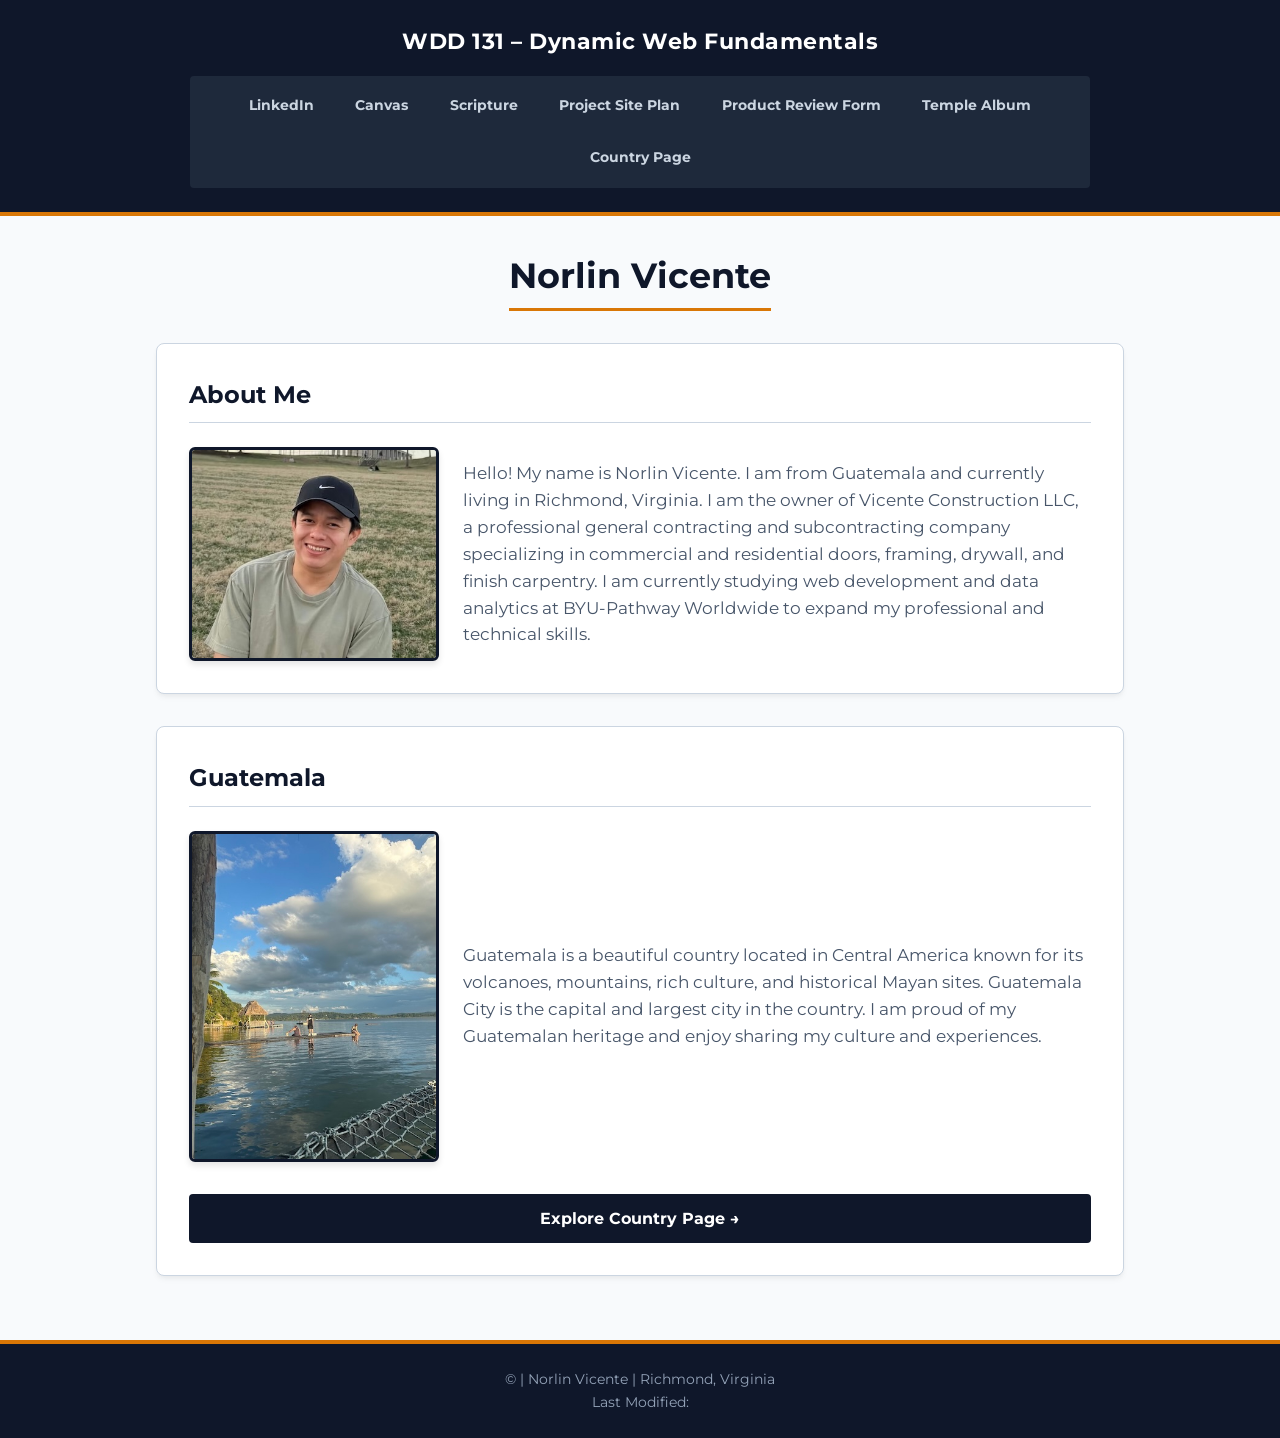
<file: index.html>
<!DOCTYPE html>
<html lang="en">

<head>
    <meta charset="UTF-8">
    <meta name="viewport" content="width=device-width, initial-scale=1.0">

    <title>WDD 131 – Dynamic Web Fundamentals – Norlin Vicente</title>

    <meta name="description"
        content="WDD 131 – Dynamic Web Fundamentals. Home page for Norlin Vicente featuring web development, Guatemala, construction, and data analytics interests.">

    <meta name="author" content="Norlin Vicente">

    <link rel="preconnect" href="https://fonts.googleapis.com">
    <link rel="preconnect" href="https://fonts.gstatic.com" crossorigin>
    <link
        href="https://fonts.googleapis.com/css2?family=Montserrat:wght@400;700&family=Roboto:wght@300;400&display=swap"
        rel="stylesheet">

    <link rel="stylesheet" href="styles/base.css">

    <script src="scripts/getdates.js" defer></script>
</head>

<body>

    <header>
        <span id="course-title">WDD 131 – Dynamic Web Fundamentals</span>

        <nav>
            <a href="https://www.linkedin.com/" target="_blank">LinkedIn</a>
            <a href="https://byupw.instructure.com/" target="_blank">Canvas</a>
            <a href="https://www.churchofjesuschrist.org/study/scriptures/bofm/1-ne/3?lang=eng&id=p7#p7"
                target="_blank">Scripture</a>
            <a href="project/siteplan.html">Project Site Plan</a>
            <a href="form.html">Product Review Form</a>
            <a href="temples.html">Temple Album</a>
            <a href="place.html" class="nav-country-link">Country Page</a>
        </nav>
    </header>

    <main>

        <h1>Norlin Vicente</h1>

        <section class="card">
            <h2>About Me</h2>
            <img src="images/profile.jpg" alt="Photo of Norlin Vicente">
            <p>
                Hello! My name is Norlin Vicente. I am from Guatemala and currently living in Richmond, Virginia.
                I am the owner of Vicente Construction LLC, a professional general contracting and subcontracting
                company specializing in commercial and residential doors, framing, drywall, and finish carpentry.
                I am currently studying web development and data analytics at BYU-Pathway Worldwide to expand my
                professional and technical skills.
            </p>
        </section>

        <section class="card">
            <h2>Guatemala</h2>
            <img src="images/guatemala.jpg" alt="Guatemala City">
            <p>
                Guatemala is a beautiful country located in Central America known for its volcanoes,
                mountains, rich culture, and historical Mayan sites. Guatemala City is the capital and largest city
                in the country. I am proud of my Guatemalan heritage and enjoy sharing my culture and experiences.
            </p>
            <a href="place.html" class="card-btn-link">Explore Country Page →</a>
        </section>

    </main>

    <footer>
        <p>&copy; <span id="year"></span> | Norlin Vicente | Richmond, Virginia</p>
        <p>Last Modified: <span id="lastModified"></span></p>
    </footer>

</body>

</html>
</file>
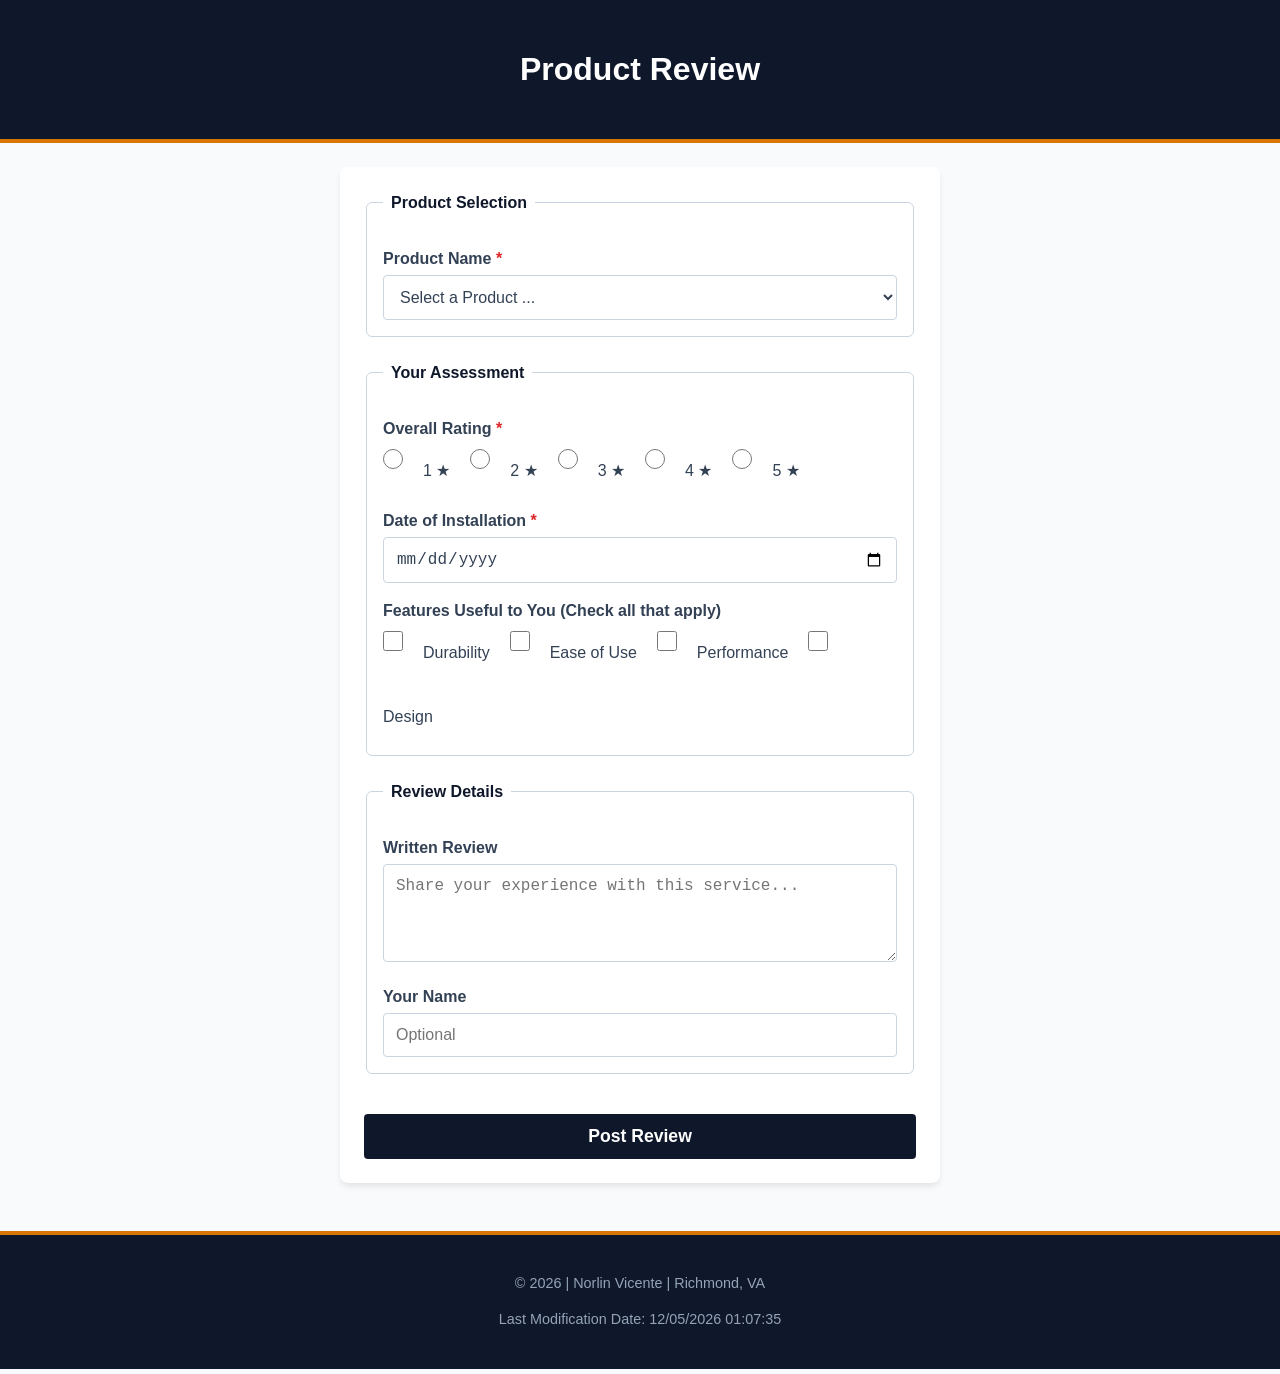
<file: form.html>
<!DOCTYPE html>
<html lang="en">

<head>
    <meta charset="UTF-8">
    <meta name="viewport" content="width=device-width, initial-scale=1.0">
    <title>Product Review Form</title>
    <meta name="description"
        content="Product Review Form for WDD131, dynamically loading construction services lists and utilizing localStorage to track submissions.">
    <meta name="author" content="Norlin Vicente">
    <link rel="stylesheet" href="styles/form.css">
    <script src="scripts/form.js" defer></script>
</head>

<body>
    <header>
        <h1>Product Review</h1>
    </header>
    <main>
        <form method="get" action="review.html">
            <fieldset>
                <legend>Product Selection</legend>
                <label for="productName">Product Name <span class="required">*</span></label>
                <select id="productName" name="productName" required>
                    <option value="" disabled selected>Select a Product ...</option>
                </select>
            </fieldset>

            <fieldset>
                <legend>Your Assessment</legend>
                <div class="rating-label">Overall Rating <span class="required">*</span></div>
                <div class="rating-container">
                    <input type="radio" name="rating" id="rating1" value="1" required>
                    <label for="rating1">1 ★</label>

                    <input type="radio" name="rating" id="rating2" value="2" required>
                    <label for="rating2">2 ★</label>

                    <input type="radio" name="rating" id="rating3" value="3" required>
                    <label for="rating3">3 ★</label>

                    <input type="radio" name="rating" id="rating4" value="4" required>
                    <label for="rating4">4 ★</label>

                    <input type="radio" name="rating" id="rating5" value="5" required>
                    <label for="rating5">5 ★</label>
                </div>

                <label for="installationDate">Date of Installation <span class="required">*</span></label>
                <input type="date" id="installationDate" name="installationDate" required>

                <div class="features-label">Features Useful to You (Check all that apply)</div>
                <div class="checkbox-container">
                    <input type="checkbox" name="features" id="feat-durability" value="durability">
                    <label for="feat-durability">Durability</label>

                    <input type="checkbox" name="features" id="feat-ease" value="easeOfUse">
                    <label for="feat-ease">Ease of Use</label>

                    <input type="checkbox" name="features" id="feat-performance" value="performance">
                    <label for="feat-performance">Performance</label>

                    <input type="checkbox" name="features" id="feat-design" value="design">
                    <label for="feat-design">Design</label>
                </div>
            </fieldset>

            <fieldset>
                <legend>Review Details</legend>
                <label for="writtenReview">Written Review</label>
                <textarea id="writtenReview" name="writtenReview" rows="4"
                    placeholder="Share your experience with this service..."></textarea>

                <label for="userName">Your Name</label>
                <input type="text" id="userName" name="userName" placeholder="Optional">
            </fieldset>

            <input type="submit" value="Post Review">
        </form>
    </main>
    <footer>
        <p>&copy; <span id="currentYear"></span> | Norlin Vicente | Richmond, VA</p>
        <p id="lastModified"></p>
    </footer>
</body>

</html>
</file>
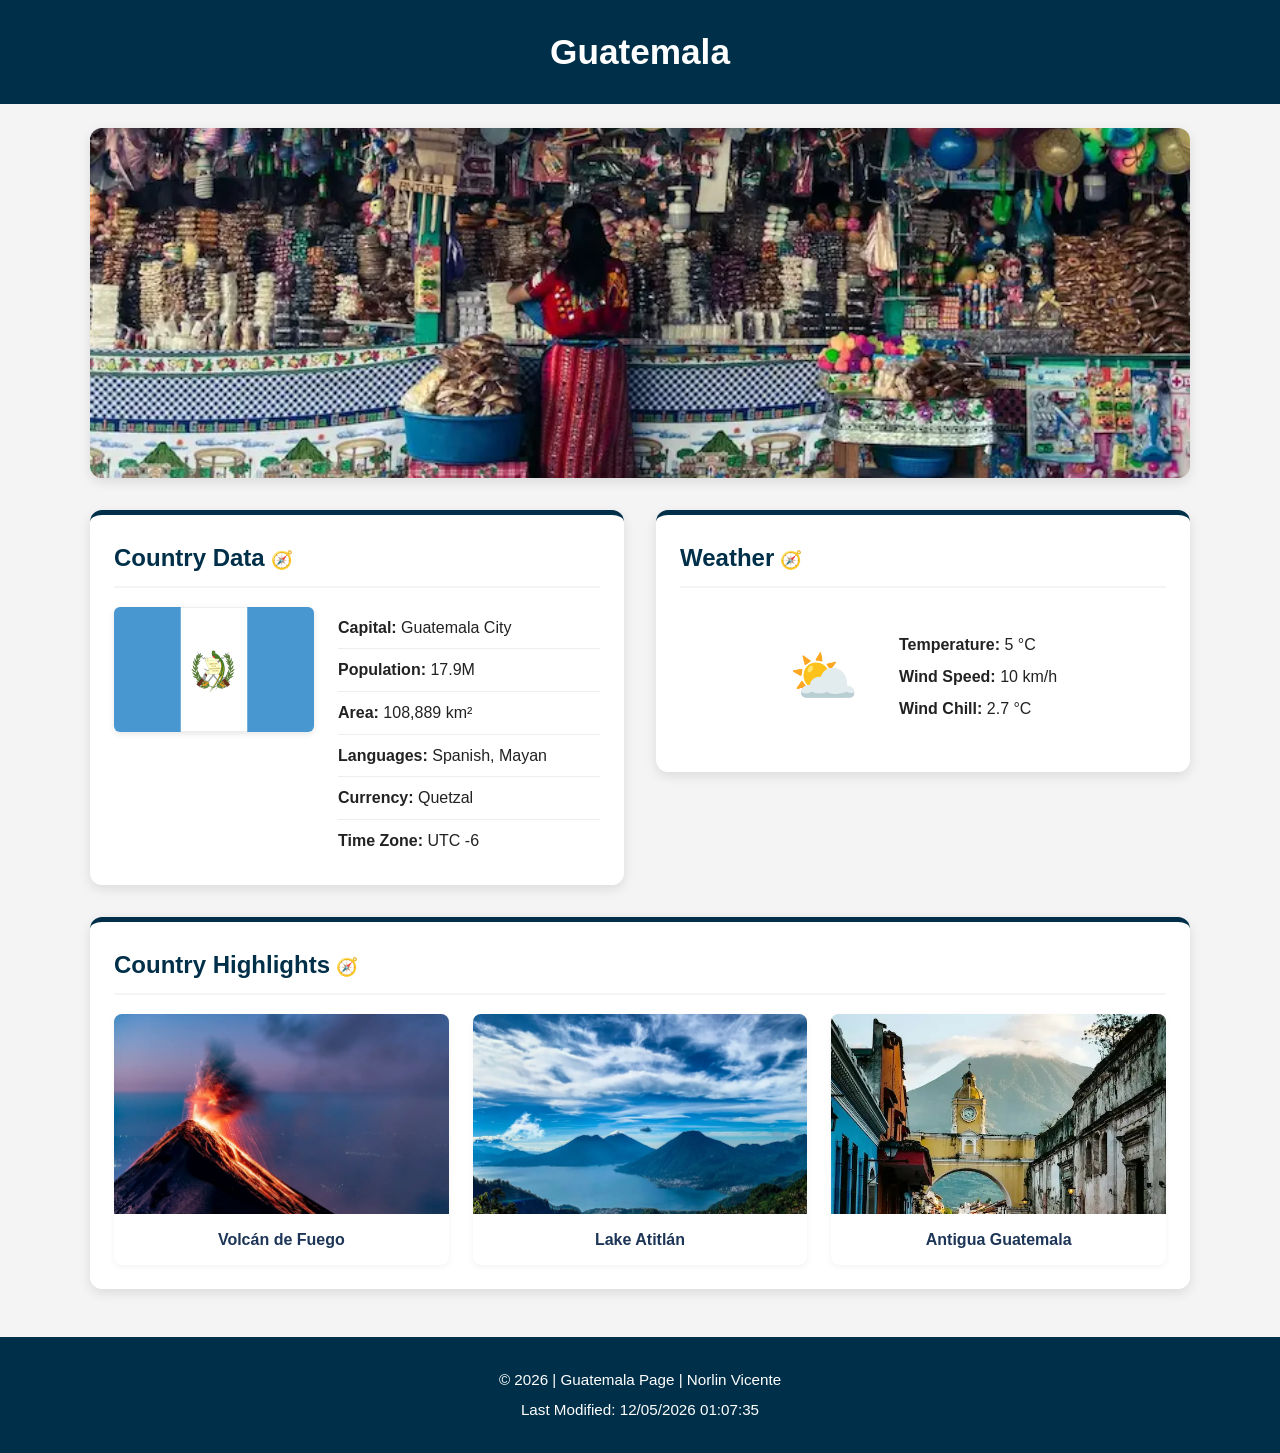
<file: place.html>
<!DOCTYPE html>
<html lang="en">

<head>
    <meta charset="UTF-8">
    <meta name="viewport" content="width=device-width, initial-scale=1.0">
    <title>Guatemala Country Page</title>

    <!-- Meta elements for total audit compliance -->
    <meta name="description"
        content="An informational country profile page for Guatemala, highlighting its capital, population, climate weather metrics, and scenic landmark galleries.">
    <meta name="author" content="Norlin Vicente">

    <link rel="stylesheet" href="styles/place.css">
    <link rel="stylesheet" href="styles/place-large.css">

    <script src="scripts/place.js" defer></script>
</head>

<body>

    <header>
        <h1>Guatemala</h1>
    </header>

    <main>

        <!-- HERO CONTAINER -->
        <div class="hero-container">
            <picture>
                <source srcset="images/guatemala-large.webp" media="(min-width: 768px)">
                <img src="images/guatemala-small.webp" alt="Guatemala landscape" class="hero-img">
            </picture>
        </div>

        <!-- LAYOUT GRID COLUMNS -->
        <div class="content-columns">

            <!-- DATA PANEL CARD -->
            <section class="card data-card">
                <h2>Country Data</h2>
                <div class="card-content">
                    <img src="images/flag-guatemala.webp" alt="Guatemala Flag" class="flag-img">
                    <ul>
                        <li><strong>Capital:</strong> Guatemala City</li>
                        <li><strong>Population:</strong> 17.9M</li>
                        <li><strong>Area:</strong> 108,889 km²</li>
                        <li><strong>Languages:</strong> Spanish, Mayan</li>
                        <li><strong>Currency:</strong> Quetzal</li>
                        <li><strong>Time Zone:</strong> UTC -6</li>
                    </ul>
                </div>
            </section>

            <!-- WEATHER PANEL CARD -->
            <section class="card weather-card">
                <h2>Weather</h2>
                <div class="card-content weather-layout">
                    <!-- Both icons added here with unique classes for responsive visibility control -->
                    <img src="images/weather.svg" alt="Weather icon" class="weather-icon-svg">
                    <span class="weather-icon-emoji">⛅</span>

                    <div class="weather-info">
                        <p><strong>Temperature:</strong> <span id="temp">5</span> °C</p>
                        <p><strong>Wind Speed:</strong> <span id="wind">10</span> km/h</p>
                        <p><strong>Wind Chill:</strong> <span id="windchill"></span></p>
                    </div>
                </div>
            </section>

        </div>

        <!-- HIGHLIGHTS BLOCK -->
        <section class="card gallery-card">
            <h2>Country Highlights</h2>
            <div class="gallery-grid">
                <figure class="gallery-item">
                    <img src="images/volcan-fuego.webp" alt="Volcan Fuego">
                    <figcaption>Volcán de Fuego</figcaption>
                </figure>
                <figure class="gallery-item">
                    <img src="images/lake-atitlan.webp" alt="Lake Atitlán">
                    <figcaption>Lake Atitlán</figcaption>
                </figure>
                <figure class="gallery-item">
                    <img src="images/antigua.webp" alt="Antigua Guatemala">
                    <figcaption>Antigua Guatemala</figcaption>
                </figure>
            </div>
        </section>

    </main>

    <footer>
        <p>&copy; <span id="year"></span> | Guatemala Page | Norlin Vicente</p>
        <p>Last Modified: <span id="lastModified"></span></p>
    </footer>

</body>

</html>
</file>
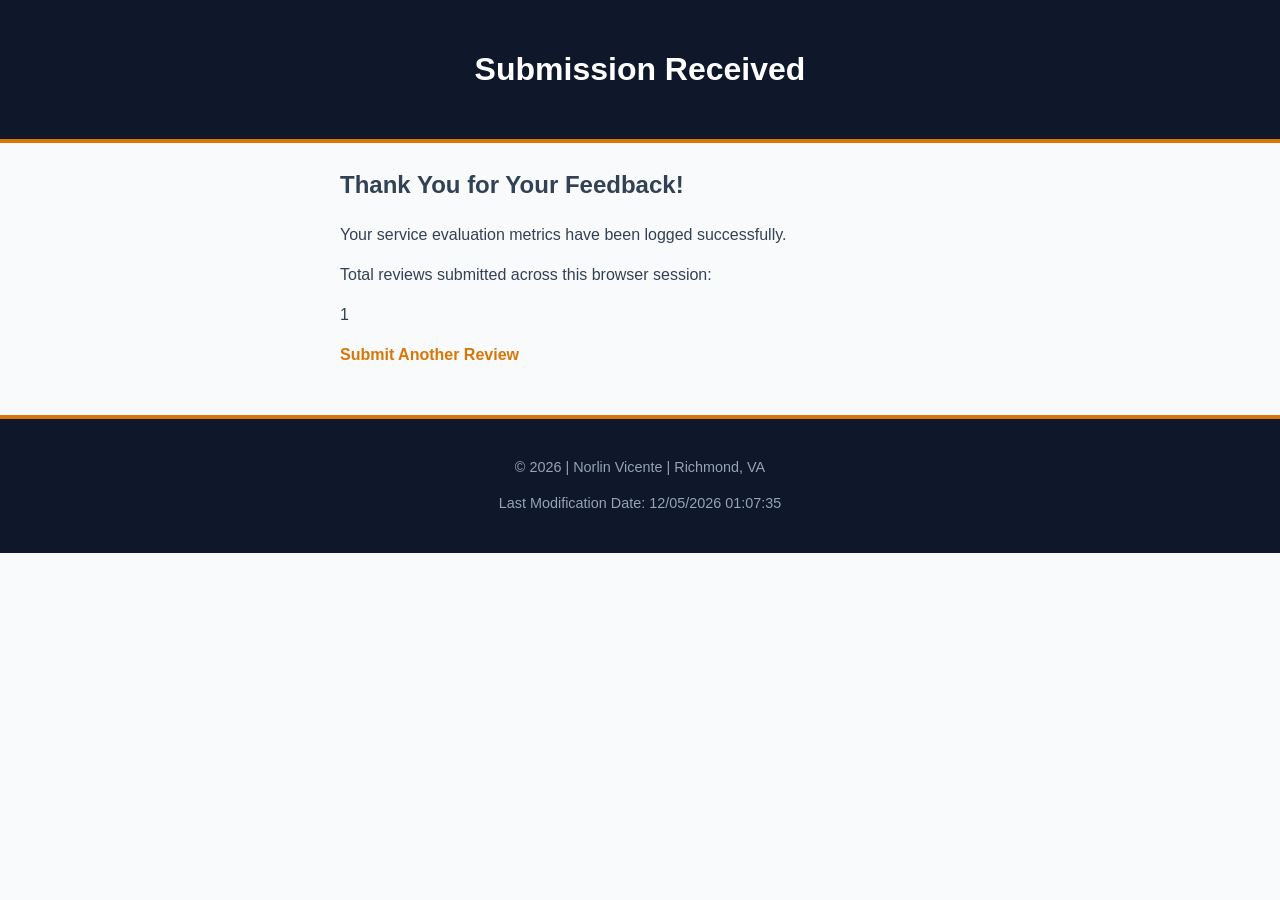
<file: review.html>
<!DOCTYPE html>
<html lang="en">

<head>
    <meta charset="UTF-8">
    <meta name="viewport" content="width=device-width, initial-scale=1.0">
    <title>Review Confirmation</title>
    <link rel="stylesheet" href="styles/form.css">
    <script>
        document.addEventListener("DOMContentLoaded", () => {
            let reviewCount = parseInt(localStorage.getItem("reviewCount")) || 0;
            reviewCount++;
            localStorage.setItem("reviewCount", reviewCount);

            const displaySpan = document.getElementById("countDisplay");
            if (displaySpan) {
                displaySpan.textContent = reviewCount;
            }

            document.getElementById("currentYear").textContent = new Date().getFullYear();
            document.getElementById("lastModified").textContent = `Last Modification Date: ${document.lastModified}`;
        });
    </script>
</head>

<body>
    <header>
        <h1>Submission Received</h1>
    </header>
    <main>
        <div class="counter-display">
            <h2>Thank You for Your Feedback!</h2>
            <p>Your service evaluation metrics have been logged successfully.</p>
            <p>Total reviews submitted across this browser session:</p>
            <div id="countDisplay" class="counter-number">0</div>
            <p><a href="form.html" style="color: var(--accent-color); font-weight: bold; text-decoration: none;">Submit
                    Another Review</a></p>
        </div>
    </main>
    <footer>
        <p>&copy; <span id="currentYear"></span> | Norlin Vicente | Richmond, VA</p>
        <p id="lastModified"></p>
    </footer>
</body>

</html>
</file>
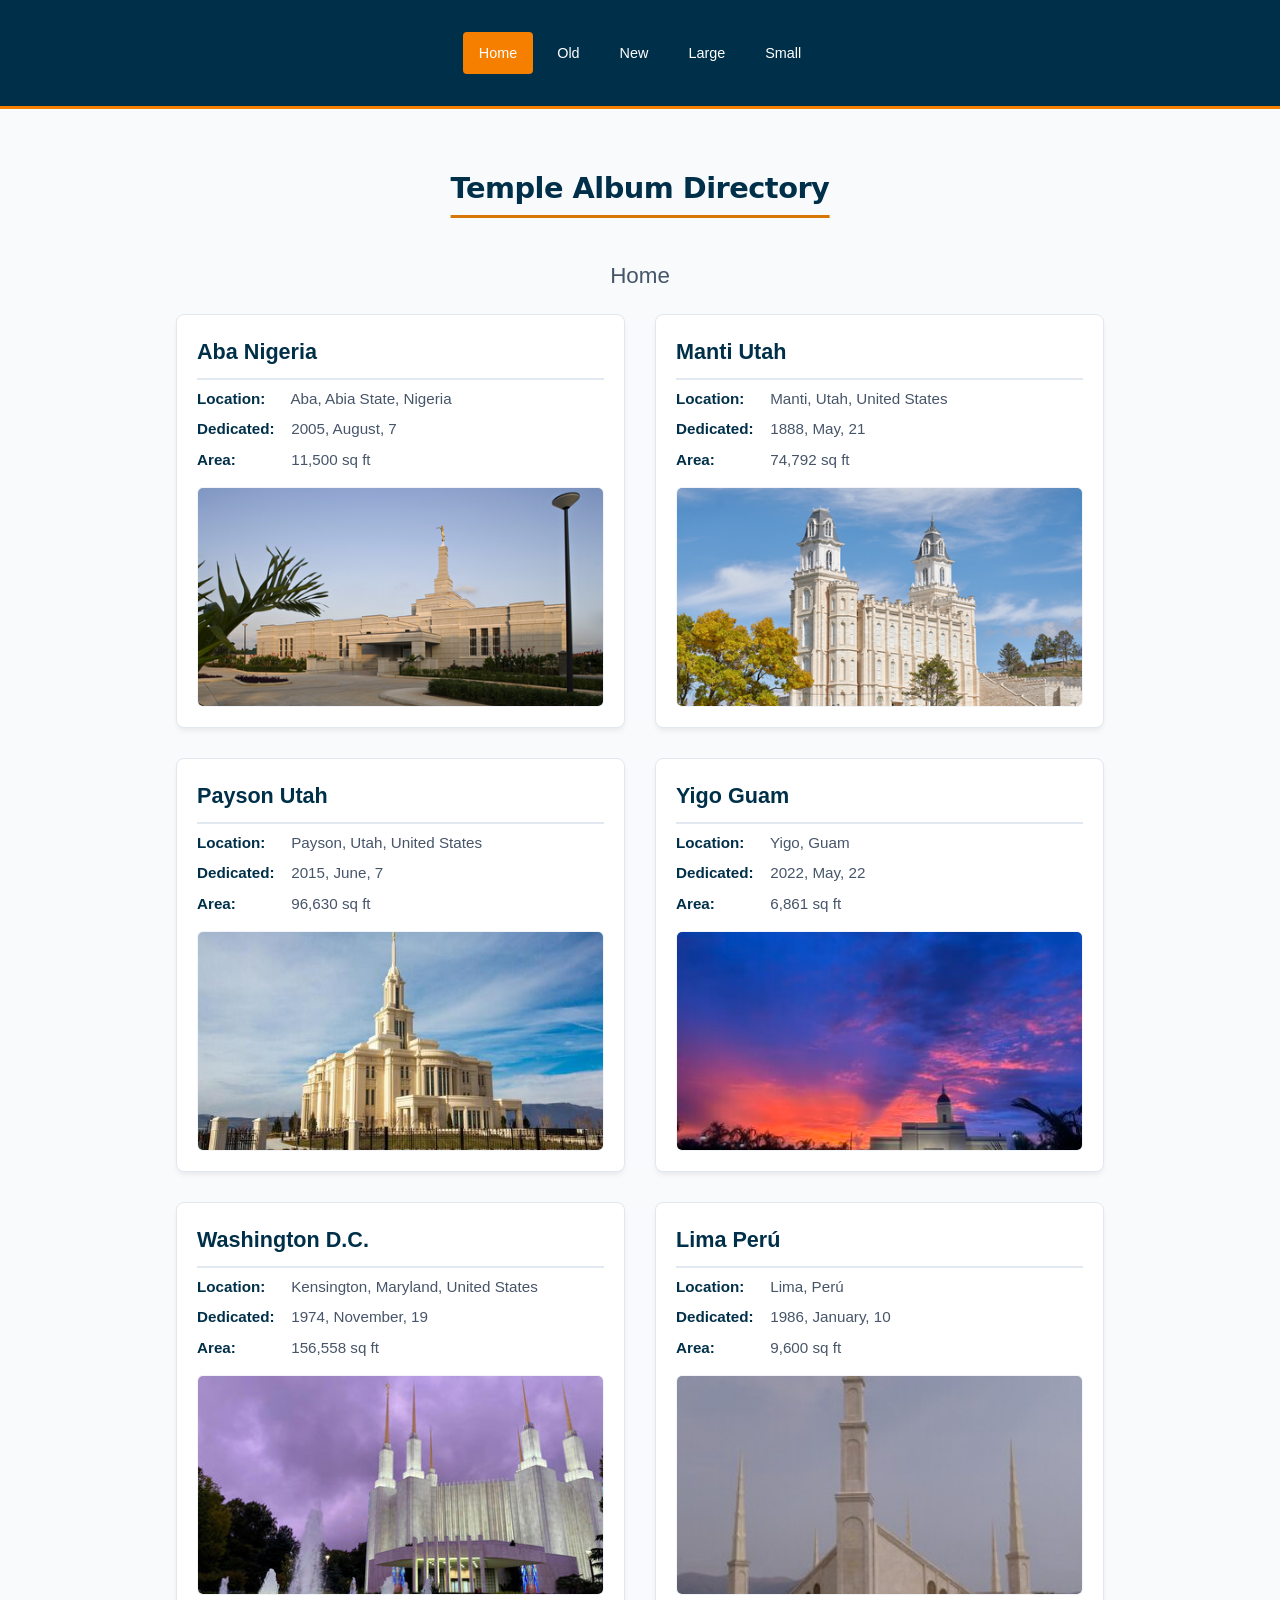
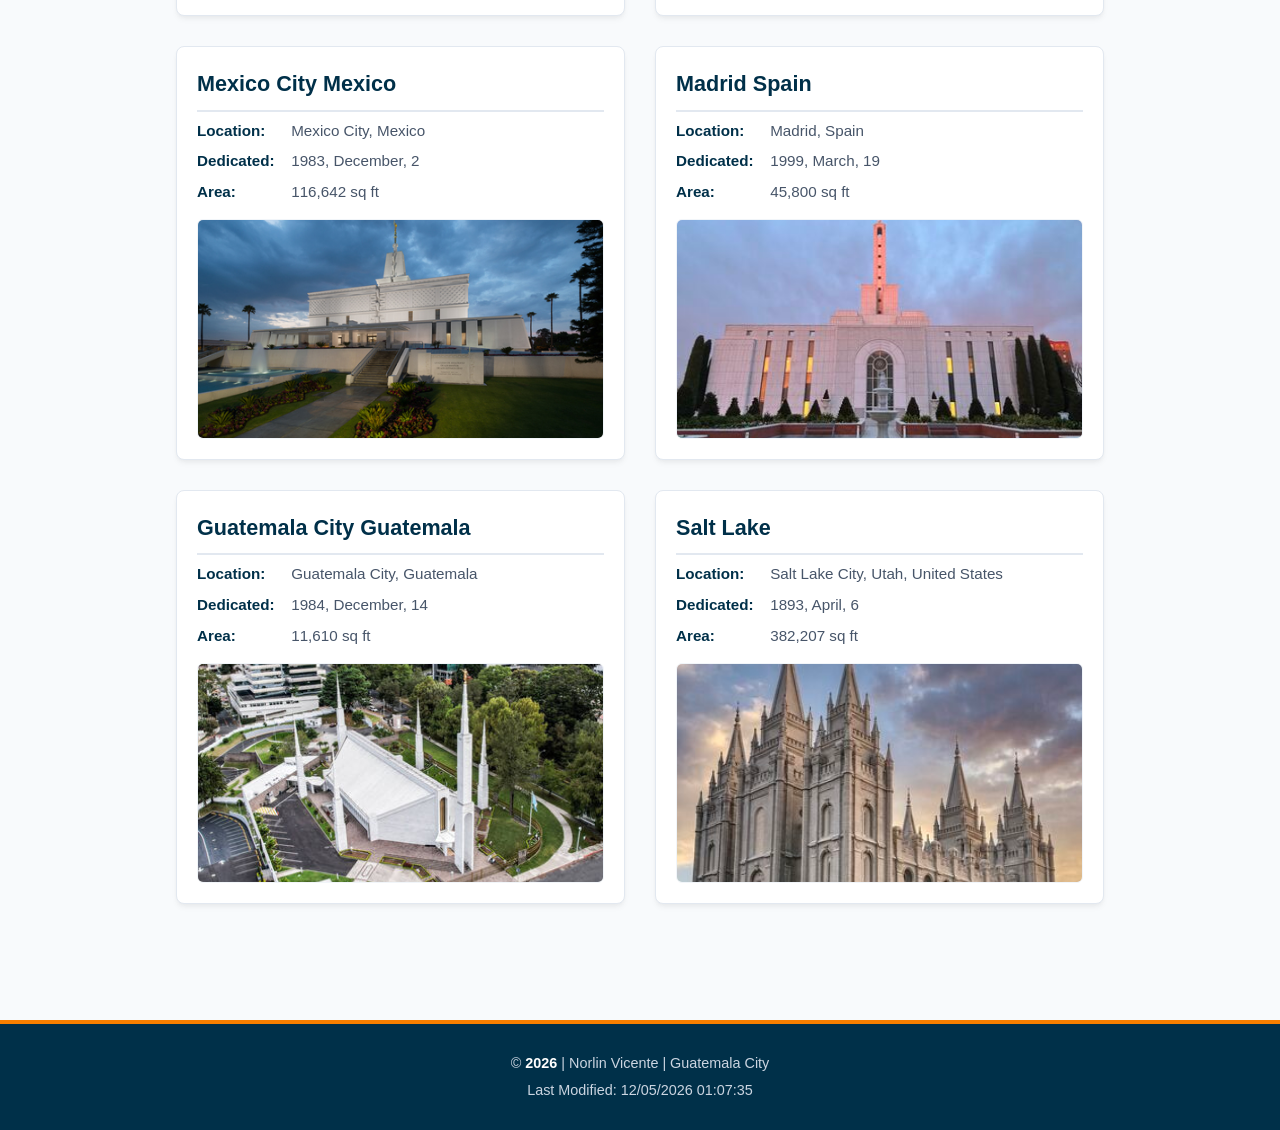
<file: temples.html>
<!DOCTYPE html>
<html lang="en">

<head>
    <meta charset="UTF-8">
    <meta name="viewport" content="width=device-width, initial-scale=1.0">
    <title>WDD 131 - Filtered Temple Gallery</title>
    <meta name="description"
        content="WDD 131 assignment featuring a professional temple gallery with responsive layouts, native lazy-loading images, and dynamic JavaScript filtering.">
    <meta name="author" content="Norlin Vicente">

    <link rel="stylesheet" href="styles/base.css">
    <link rel="stylesheet" href="styles/temples.css">
    <link rel="stylesheet" href="styles/temples-large.css">

    <script src="scripts/temples.js" defer></script>
</head>

<body>
    <header>
        <button id="menu" aria-label="Toggle Menu Navigation"></button>
        <nav>
            <a href="#" id="nav-home">Home</a>
            <a href="#" id="nav-old">Old</a>
            <a href="#" id="nav-new">New</a>
            <a href="#" id="nav-large">Large</a>
            <a href="#" id="nav-small">Small</a>
        </nav>
    </header>

    <main>
        <h1>Temple Album Directory</h1>
        <h2>Home</h2>

        <div class="gallery">
        </div>
    </main>

    <footer>
        <p>&copy; <span id="currentyear"></span> | Norlin Vicente | Guatemala City</p>
        <p id="lastModified"></p>
    </footer>
</body>

</html>
</file>
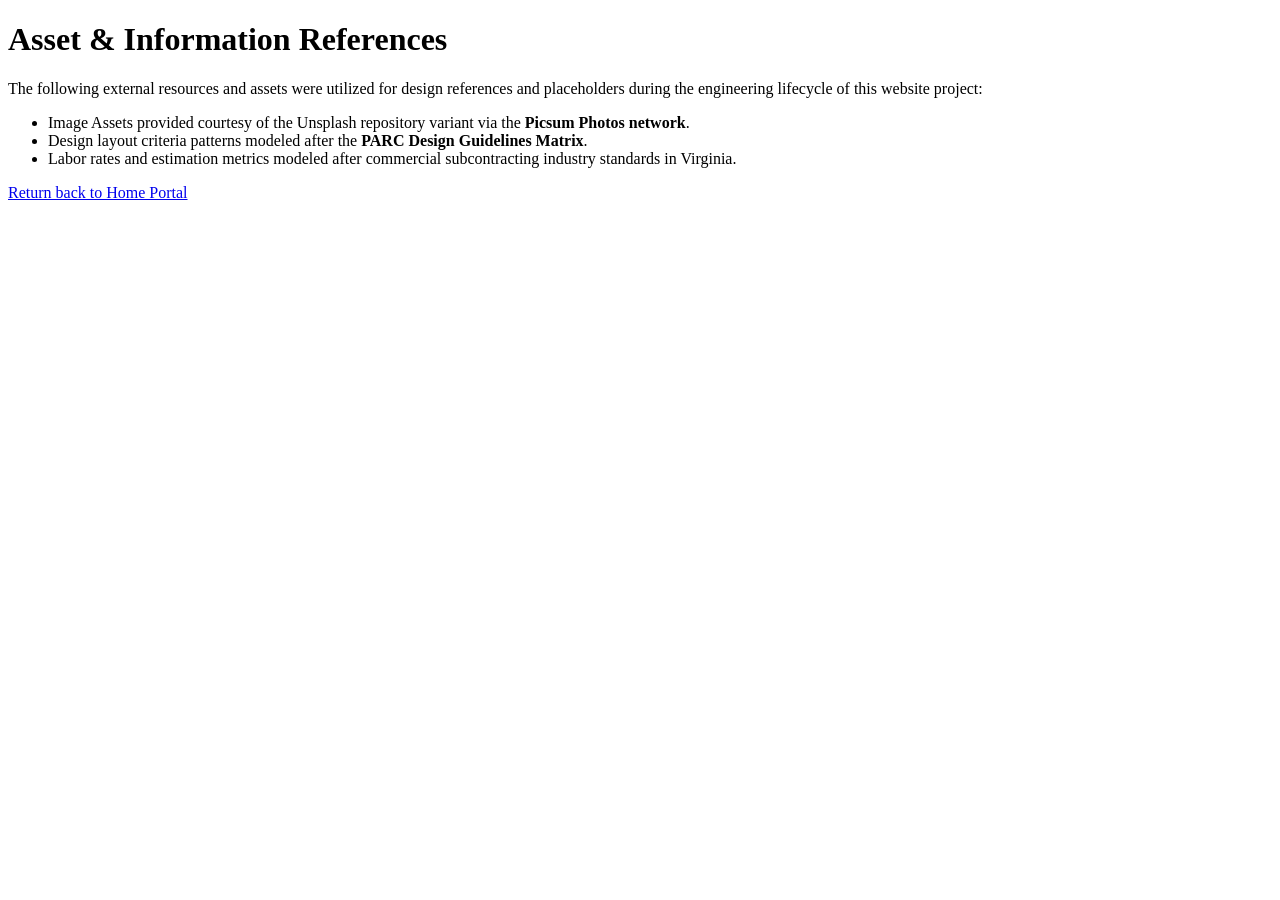
<file: project/references.html>
<!DOCTYPE html>
<html lang="en">

<head>
    <meta charset="UTF-8">
    <title>Asset Reference Registry</title>
</head>

<body>
    <h1>Asset & Information References</h1>
    <p>The following external resources and assets were utilized for design references and placeholders during the
        engineering lifecycle of this website project:</p>
    <ul>
        <li>Image Assets provided courtesy of the Unsplash repository variant via the <strong>Picsum Photos
                network</strong>.</li>
        <li>Design layout criteria patterns modeled after the <strong>PARC Design Guidelines Matrix</strong>.</li>
        <li>Labor rates and estimation metrics modeled after commercial subcontracting industry standards in Virginia.
        </li>
    </ul>
    <p><a href="index.html">Return back to Home Portal</a></p>
</body>

</html>
</file>
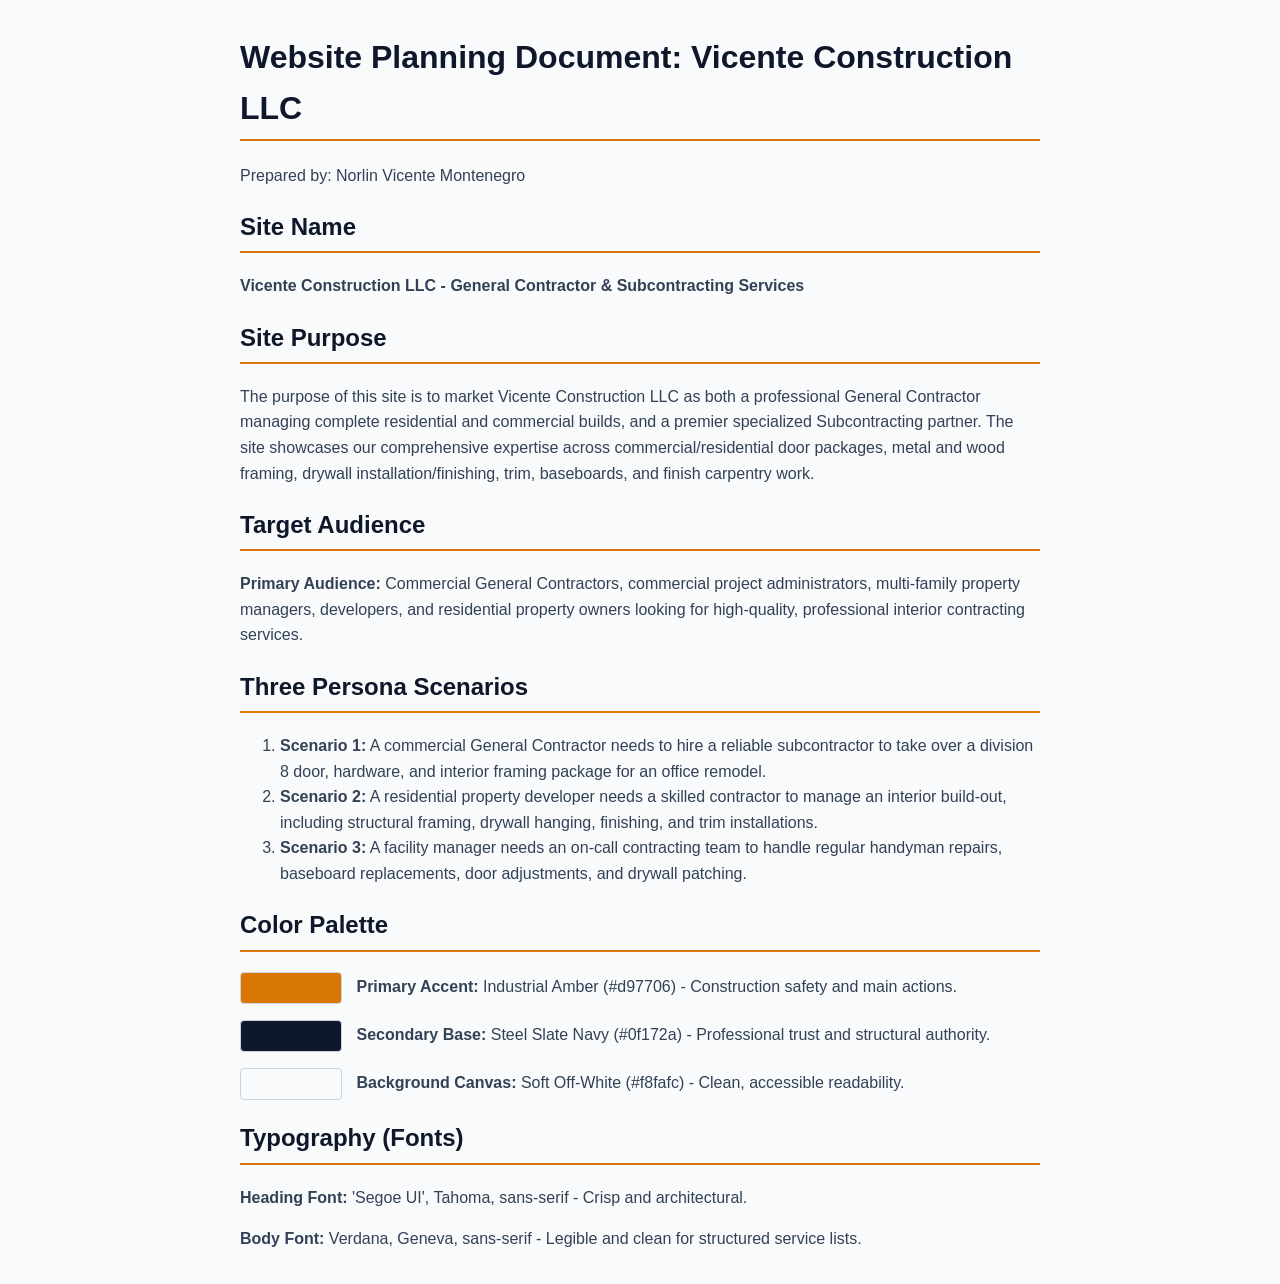
<file: project/siteplan.html>
<!DOCTYPE html>
<html lang="en">

<head>
    <meta charset="UTF-8">
    <meta name="viewport" content="width=device-width, initial-scale=1.0">
    <title>Website Plan - Vicente Construction LLC</title>
    <style>
        body {
            font-family: 'Segoe UI', Arial, sans-serif;
            line-height: 1.6;
            max-width: 800px;
            margin: 2rem auto;
            padding: 0 1rem;
            color: #334155;
            background-color: #f8fafc;
        }

        h1,
        h2 {
            color: #0f172a;
            border-bottom: 2px solid #d97706;
            padding-bottom: 0.3rem;
        }

        .color-box {
            display: inline-block;
            width: 100px;
            height: 30px;
            margin-right: 10px;
            border: 1px solid #cbd5e1;
            vertical-align: middle;
            border-radius: 4px;
        }
    </style>
</head>

<body>
    <header>
        <h1>Website Planning Document: Vicente Construction LLC</h1>
        <p>Prepared by: Norlin Vicente Montenegro</p>
    </header>
    <main>
        <section>
            <h2>Site Name</h2>
            <p><strong>Vicente Construction LLC - General Contractor &amp; Subcontracting Services</strong></p>
        </section>
        <section>
            <h2>Site Purpose</h2>
            <p>The purpose of this site is to market Vicente Construction LLC as both a professional General Contractor
                managing complete residential and commercial builds, and a premier specialized Subcontracting partner.
                The site showcases our comprehensive expertise across commercial/residential door packages, metal and
                wood framing, drywall installation/finishing, trim, baseboards, and finish carpentry work.</p>
        </section>
        <section>
            <h2>Target Audience</h2>
            <p><strong>Primary Audience:</strong> Commercial General Contractors, commercial project administrators,
                multi-family property managers, developers, and residential property owners looking for high-quality,
                professional interior contracting services.</p>
        </section>
        <section>
            <h2>Three Persona Scenarios</h2>
            <ol>
                <li><strong>Scenario 1:</strong> A commercial General Contractor needs to hire a reliable subcontractor
                    to take over a division 8 door, hardware, and interior framing package for an office remodel.</li>
                <li><strong>Scenario 2:</strong> A residential property developer needs a skilled contractor to manage
                    an interior build-out, including structural framing, drywall hanging, finishing, and trim
                    installations.</li>
                <li><strong>Scenario 3:</strong> A facility manager needs an on-call contracting team to handle regular
                    handyman repairs, baseboard replacements, door adjustments, and drywall patching.</li>
            </ol>
        </section>
        <section>
            <h2>Color Palette</h2>
            <p>
            <div class="color-box" style="background-color: #d97706;"></div> <strong>Primary Accent:</strong> Industrial
            Amber (#d97706) - Construction safety and main actions.</p>
            <p>
            <div class="color-box" style="background-color: #0f172a;"></div> <strong>Secondary Base:</strong> Steel
            Slate Navy (#0f172a) - Professional trust and structural authority.</p>
            <p>
            <div class="color-box" style="background-color: #f8fafc;"></div> <strong>Background Canvas:</strong> Soft
            Off-White (#f8fafc) - Clean, accessible readability.</p>
        </section>
        <section>
            <h2>Typography (Fonts)</h2>
            <p><strong>Heading Font:</strong> 'Segoe UI', Tahoma, sans-serif - Crisp and architectural.</p>
            <p><strong>Body Font:</strong> Verdana, Geneva, sans-serif - Legible and clean for structured service lists.
            </p>
        </section>
    </main>
</body>

</html>
</file>
<file: styles/base.css>
/* DESIGN SYSTEM VARIABLES */
:root {
    --primary-color: #0f172a;
    /* Deep Steel Navy */
    --accent-color: #d97706;
    /* Construction Amber */
    --text-color: #334155;
    /* Slate Charcoal */
    --bg-color: #f8fafc;
    /* Soft Canvas White */
    --card-bg: #ffffff;
    /* Clean White Panels */
    --border-color: #cbd5e1;
    /* Subtle Gray Borders */
}

/* Base Document Resets */
* {
    box-sizing: border-box;
    margin: 0;
    padding: 0;
}

body {
    font-family: 'Montserrat', 'Roboto', sans-serif;
    background-color: var(--bg-color);
    color: var(--text-color);
    line-height: 1.6;
    display: flex;
    flex-direction: column;
    min-height: 100vh;
}

/* Header & Navigation Bar Styling */
header {
    background-color: var(--primary-color);
    color: #ffffff;
    padding: 1.5rem 1rem;
    text-align: center;
    border-bottom: 4px solid var(--accent-color);
}

#course-title {
    font-size: 1.4rem;
    font-weight: 700;
    display: block;
    margin-bottom: 1rem;
    letter-spacing: 0.5px;
}

nav {
    display: flex;
    justify-content: center;
    flex-wrap: wrap;
    gap: 1rem;
    background-color: #1e293b;
    padding: 0.75rem 1rem;
    border-radius: 4px;
    max-width: 900px;
    margin: 0 auto;
}

nav a {
    color: #cbd5e1;
    text-decoration: none;
    font-weight: 700;
    font-size: 0.9rem;
    padding: 0.4rem 0.8rem;
    border-radius: 4px;
    transition: all 0.2s ease-in-out;
}

nav a:hover {
    color: #ffffff;
    background-color: var(--accent-color);
}

/* Main Content Grid Layout */
main {
    flex: 1;
    max-width: 1000px;
    margin: 2rem auto;
    padding: 0 1rem;
    width: 100%;
}

main h1 {
    text-align: center;
    color: var(--primary-color);
    margin-bottom: 2rem;
    font-size: 2.2rem;
    border-bottom: 3px solid var(--accent-color);
    display: inline-block;
    left: 50%;
    transform: translateX(-50%);
    position: relative;
    padding-bottom: 0.25rem;
}

/* Card Component Layouts */
.card {
    background-color: var(--card-bg);
    border: 1px solid var(--border-color);
    border-radius: 8px;
    padding: 2rem;
    margin-bottom: 2rem;
    box-shadow: 0 4px 6px -1px rgba(0, 0, 0, 0.05), 0 2px 4px -1px rgba(0, 0, 0, 0.03);
    display: grid;
    grid-template-columns: 1fr;
    gap: 1.5rem;
    align-items: center;
}

/* Desktop Responsive View (Side-by-Side Image and Text) */
@media (min-width: 700px) {
    .card {
        grid-template-columns: 250px 1fr;
    }
}

.card h2 {
    color: var(--primary-color);
    grid-column: 1 / -1;
    font-size: 1.5rem;
    border-bottom: 1px solid var(--border-color);
    padding-bottom: 0.5rem;
}

.card img {
    width: 100%;
    max-width: 250px;
    height: auto;
    border-radius: 6px;
    border: 3px solid var(--primary-color);
    justify-self: center;
    box-shadow: 0 4px 6px rgba(0, 0, 0, 0.1);
}

.card p {
    font-size: 1.05rem;
    color: #475569;
}

.card-btn-link {
    grid-column: 1 / -1;
    display: inline-block;
    background-color: var(--primary-color);
    color: white;
    text-decoration: none;
    padding: 0.75rem 1.5rem;
    border-radius: 4px;
    font-weight: 700;
    text-align: center;
    transition: background-color 0.2s;
    margin-top: 0.5rem;
}

.card-btn-link:hover {
    background-color: var(--accent-color);
}

/* Footer Section */
footer {
    background-color: var(--primary-color);
    color: #94a3b8;
    text-align: center;
    padding: 1.5rem 1rem;
    margin-top: auto;
    font-size: 0.9rem;
    border-top: 4px solid var(--accent-color);
}

footer span {
    color: #ffffff;
    font-weight: bold;
}
</file>
<file: styles/form.css>
:root {
    --primary-color: #0f172a;
    --accent-color: #d97706;
    --bg-color: #f8fafc;
    --text-color: #334155;
    --border-color: #cbd5e1;
    --white-color: #ffffff;
    --required-color: #dc2626;
    --footer-text: #94a3b8;
    --hover-color: #b45309;
}

body {
    font-family: 'Segoe UI', Tahoma, Geneva, Verdana, sans-serif;
    background-color: var(--bg-color);
    color: var(--text-color);
    margin: 0;
    padding: 0;
    line-height: 1.5;
}

header {
    background-color: var(--primary-color);
    color: var(--white-color);
    text-align: center;
    padding: 1.5rem 0;
    border-bottom: 4px solid var(--accent-color);
}

main {
    max-width: 600px;
    margin: 1.5rem auto;
    padding: 0 1rem;
}

form {
    background: var(--white-color);
    padding: 1.5rem;
    border-radius: 8px;
    box-shadow: 0 4px 6px -1px rgba(0, 0, 0, 0.1);
}

fieldset {
    border: 1px solid var(--border-color);
    border-radius: 6px;
    margin-bottom: 1.5rem;
    padding: 1rem;
}

legend {
    font-weight: bold;
    color: var(--primary-color);
    padding: 0 0.5rem;
}

label,
.rating-label,
.features-label {
    display: block;
    margin-top: 1rem;
    font-weight: 600;
}

.required {
    color: var(--required-color);
}

input[type="text"],
input[type="date"],
select,
textarea {
    width: 100%;
    padding: 0.75rem;
    margin-top: 0.25rem;
    border: 1px solid var(--border-color);
    border-radius: 4px;
    box-sizing: border-box;
    font-size: 1rem;
    color: var(--text-color);
    background-color: var(--white-color);
}

.rating-container,
.checkbox-container {
    display: flex;
    flex-direction: column;
    gap: 0.5rem;
    margin-top: 0.5rem;
}

.rating-container label,
.checkbox-container label {
    display: inline-flex;
    align-items: center;
    gap: 0.5rem;
    margin-top: 0;
    font-weight: normal;
    cursor: pointer;
    min-height: 44px;
}

input[type="radio"],
input[type="checkbox"] {
    width: 20px;
    height: 20px;
    margin: 0;
    cursor: pointer;
}

input[type="submit"] {
    background-color: var(--primary-color);
    color: var(--white-color);
    border: none;
    padding: 0.75rem 1.5rem;
    font-size: 1.1rem;
    font-weight: bold;
    border-radius: 4px;
    cursor: pointer;
    width: 100%;
    margin-top: 1rem;
    transition: background-color 0.2s;
}

input[type="submit"]:hover {
    background-color: var(--accent-color);
}

footer {
    text-align: center;
    padding: 1.5rem;
    background-color: var(--primary-color);
    color: var(--footer-text);
    margin-top: 3rem;
    font-size: 0.9rem;
    border-top: 4px solid var(--accent-color);
}

/* RESPONSIVE MEDIA QUERY SUBMISSION COMPLIANCE */
@media (min-width: 480px) {

    .rating-container,
    .checkbox-container {
        flex-direction: row;
        flex-wrap: wrap;
        gap: 1.25rem;
    }
}
</file>
<file: styles/place.css>
/* PALETTE AND STRUCTURAL VARIABLES */
:root {
    --primary: #003049;
    --secondary: #ffffff;
    --accent: #1d3557;
    --bg-light: #f4f4f4;
    --text-dark: #222222;
    --shadow: 0 4px 12px rgba(0, 0, 0, 0.1);
}

/* GENERAL RESETS */
body {
    margin: 0;
    font-family: "Roboto", Arial, sans-serif;
    background-color: var(--bg-light);
    color: var(--text-dark);
    line-height: 1.6;
}

header {
    background-color: var(--primary);
    color: var(--secondary);
    text-align: center;
    padding: 1.5rem 1rem;
}

header h1 {
    margin: 0;
    font-family: "Montserrat", sans-serif;
    font-size: 2.2rem;
}

main {
    max-width: 1100px;
    margin: 1.5rem auto;
    padding: 0 1rem;
    display: flex;
    flex-direction: column;
    gap: 1.5rem;
}

/* IMAGE BOUNDING CONTAINER FOR HERO */
.hero-container {
    width: 100%;
    overflow: hidden;
    border-radius: 12px;
    box-shadow: var(--shadow);
}

.hero-img {
    width: 100%;
    height: auto;
    max-height: 350px;
    object-fit: cover;
    display: block;
}

/* DECORATED CONTENT FRAMES */
.card {
    background-color: var(--secondary);
    border-radius: 12px;
    box-shadow: var(--shadow);
    padding: 1.5rem;
    border-top: 5px solid var(--primary);
}

.card h2 {
    margin-top: 0;
    margin-bottom: 1.2rem;
    color: var(--primary);
    font-family: "Montserrat", sans-serif;
    border-bottom: 2px solid var(--bg-light);
    padding-bottom: 0.5rem;
    position: relative;
}

/* AUDIT FIX: Mandatory ::after selector implementation */
.card h2::after {
    content: " 🧭";
    font-size: 1.1rem;
    display: inline-block;
    margin-left: 6px;
}

.card-content {
    display: flex;
    flex-direction: column;
    gap: 1rem;
    align-items: center;
}

ul {
    list-style: none;
    padding: 0;
    margin: 0;
    width: 100%;
}

ul li {
    padding: 0.5rem 0;
    border-bottom: 1px solid #eeeeee;
}

ul li:last-child {
    border-bottom: none;
}

.flag-img {
    width: 100%;
    max-width: 200px;
    height: auto;
    border-radius: 6px;
    box-shadow: 0 2px 6px rgba(0, 0, 0, 0.1);
}

.weather-layout {
    text-align: center;
}

/* RESPONSIVE ICON DISPLAY RULES FOR MOBILE */
.weather-icon-svg {
    display: block;
    /* Show SVG on mobile */
    width: 64px;
    height: 64px;
    margin: 0 auto;
}

.weather-icon-emoji {
    display: none;
    /* Hide emoticon emoji on mobile */
}

.weather-info p {
    margin: 0.4rem 0;
}

/* PHOTO GALLERY ELEMENTS */
.gallery-grid {
    display: flex;
    flex-direction: column;
    gap: 1.5rem;
}

.gallery-item {
    margin: 0;
    padding: 0;
    background: var(--bg-light);
    border-radius: 8px;
    overflow: hidden;
    box-shadow: 0 2px 6px rgba(0, 0, 0, 0.05);
    text-align: center;
}

.gallery-item img {
    width: 100%;
    height: 240px;
    object-fit: cover;
    display: block;
}

.gallery-item figcaption {
    padding: 0.8rem;
    font-weight: bold;
    color: var(--accent);
    background-color: var(--secondary);
}

footer {
    background-color: var(--primary);
    color: var(--secondary);
    text-align: center;
    padding: 1.5rem 1rem;
    margin-top: 3rem;
    font-size: 0.95rem;
}

footer p {
    margin: 0.4rem 0;
}
</file>
<file: styles/place-large.css>
/* LARGE DISPLAY MEDIA ENHANCEMENTS */
@media (min-width: 768px) {
    main {
        gap: 2rem;
    }

    /* Arranges cards neatly side by side */
    .content-columns {
        display: grid;
        grid-template-columns: 1fr 1fr;
        gap: 2rem;
        align-items: start;
    }

    .data-card .card-content {
        flex-direction: row;
        align-items: flex-start;
        gap: 1.5rem;
    }

    .data-card ul {
        flex: 1;
    }

    .weather-card .card-content {
        flex-direction: row;
        justify-content: center;
        align-items: center;
        gap: 2.5rem;
        padding: 1.2rem 0;
    }

    /* RESPONSIVE ICON SWAP RULES FOR DESKTOP */
    .weather-icon-svg {
        display: none;
        /* Hide SVG on desktop views */
    }

    .weather-icon-emoji {
        display: inline-block;
        /* Show emoticon emoji on desktop views */
        font-size: 3.5rem;
    }

    .weather-info {
        text-align: left;
    }

    /* Sets up picture cards in a clean horizontal layout */
    .gallery-grid {
        display: grid;
        grid-template-columns: repeat(3, 1fr);
        gap: 1.5rem;
    }

    .gallery-item img {
        height: 200px;
        transition: transform 0.3s ease;
    }

    .gallery-item:hover img {
        transform: scale(1.02);
    }
}
</file>
<file: styles/temples.css>
/* ==========================================================================
   FORMAL VISUAL INTERFACE SHEET - COMPLIANT DESIGN LAYER
   ========================================================================== */

/* Premium Formal Corporate Header */
header {
    background-color: #003049;
    /* Original deep blue canvas color */
    padding: 1.25rem 1rem;
    text-align: center;
    border-bottom: 3px solid #f77f00;
    /* Distinct crisp orange brand accent line */
}

/* Main Heading Typography (Now styled inside <main> element) */
main h1 {
    text-align: center;
    font-family: 'Segoe UI', system-ui, -apple-system, sans-serif;
    color: #003049;
    margin-top: 1.5rem;
    font-size: 1.8rem;
    font-weight: 600;
    letter-spacing: -0.5px;
}

/* Subheading Subtitle Layout */
main h2 {
    text-align: center;
    color: #475569;
    /* Soft gray color for a clean professional subtitle look */
    margin-top: 0.5rem;
    font-size: 1.4rem;
    font-weight: 500;
}

/* Mobile Dropdown Navigation System */
nav {
    display: none;
    flex-direction: column;
    background-color: #002336;
    /* Darker clean slate contrast panel */
    margin-top: 1rem;
    border-radius: 6px;
    overflow: hidden;
}

nav.show {
    display: flex;
}

nav a {
    color: #ffffff;
    padding: 0.9rem 1rem;
    text-decoration: none;
    font-weight: 500;
    text-align: center;
    transition: all 0.25s ease;
    border-bottom: 1px solid rgba(255, 255, 255, 0.05);
}

nav a:hover,
nav a.active {
    background-color: #f77f00;
    /* Original premium vibrant orange highlight */
    color: #ffffff;
}

/* Formal Clean Interactive Navigation Hamburger Menu */
#menu {
    background: none;
    border: none;
    color: #ffffff;
    font-size: 2rem;
    cursor: pointer;
    margin-top: 0.5rem;
    transition: color 0.2s;
}

#menu:hover {
    color: #f77f00;
}

#menu::before {
    content: "☰";
}

#menu.show::before {
    content: "✕";
}

/* Premium Component Grid Layout Frame */
.gallery {
    display: grid;
    grid-template-columns: 1fr;
    gap: 24px;
    padding: 20px;
    max-width: 1200px;
    margin: 0 auto;
}

/* Clean, Crisp Formal Content Display Cards */
.temple-card {
    background: #ffffff;
    border: 1px solid #e2e8f0;
    /* Soft luxury gray frame border line */
    border-radius: 8px;
    padding: 20px;
    box-shadow: 0 4px 6px -1px rgba(0, 0, 0, 0.05), 0 2px 4px -1px rgba(0, 0, 0, 0.03);
    transition: transform 0.25s ease, box-shadow 0.25s ease;
}

.temple-card:hover {
    transform: translateY(-4px);
    /* Premium elevator elevation on mouse hover */
    box-shadow: 0 12px 20px -3px rgba(0, 0, 0, 0.08);
}

.temple-card h3 {
    margin-top: 0;
    color: #003049;
    font-size: 1.35rem;
    border-bottom: 2px solid #e2e8f0;
    padding-bottom: 8px;
    font-weight: 600;
}

.card-info p {
    margin: 8px 0;
    font-size: 0.95rem;
    color: #475569;
    line-height: 1.5;
}

.card-info .label {
    font-weight: 600;
    color: #003049;
    display: inline-block;
    width: 90px;
}

.card-image-wrapper {
    margin-top: 15px;
    width: 100%;
    height: 220px;
    overflow: hidden;
    border-radius: 6px;
    border: 1px solid #f1f5f9;
}

.temple-card img {
    width: 100%;
    height: 100%;
    object-fit: cover;
}

/* Formal Corporate Footer Strip */
footer {
    background-color: #003049;
    color: #cbd5e1;
    /* Sharp silver tone readable text color */
    text-align: center;
    padding: 1.5rem;
    margin-top: 4rem;
    font-size: 0.9rem;
    border-top: 4px solid #f77f00;
}

footer p {
    margin: 4px 0;
}
</file>
<file: styles/temples-large.css>
/* ==========================================================================
   DESKTOP RESPONSIVE BREAKPOINT OVERLAYS (SCREENS WIDER THAN 768px)
   ========================================================================== */

@media (min-width: 768px) {

    /* Hide mobile menu controls */
    #menu {
        display: none;
    }

    /* Restructure the header layout panel area horizontally */
    header {
        display: flex;
        justify-content: space-between;
        align-items: center;
        text-align: left;
        padding: 1.25rem 2rem;
    }

    /* Transform mobile drawer into standard inline menu strip links */
    nav {
        display: flex !important;
        flex-direction: row;
        gap: 0.5rem;
        background-color: transparent;
        margin-top: 0;
        overflow: visible;
    }

    nav a {
        border-bottom: none;
        border-radius: 4px;
        padding: 0.6rem 1rem;
    }

    /* Transition display gallery from stacked column matrix to multidimensional grid cells */
    .gallery {
        grid-template-columns: repeat(auto-fit, minmax(320px, 1fr));
        gap: 30px;
    }
}
</file>
